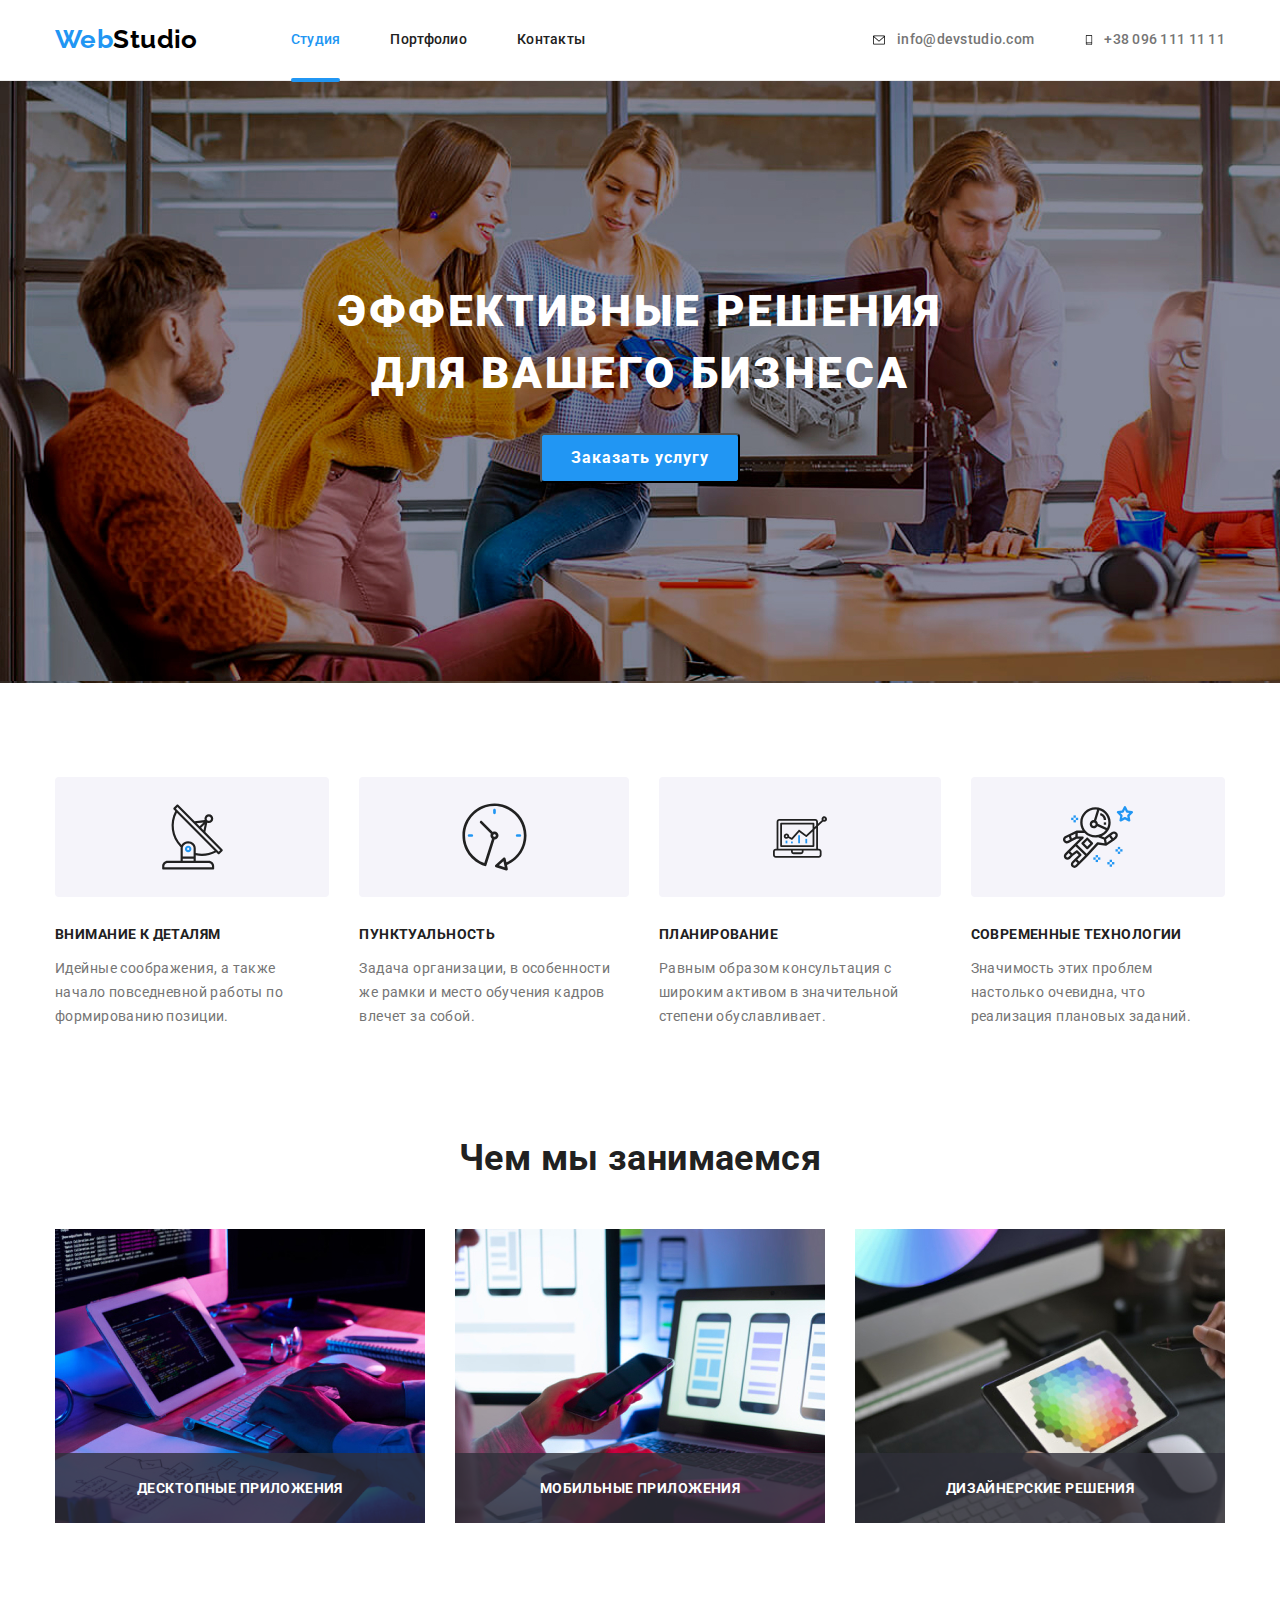
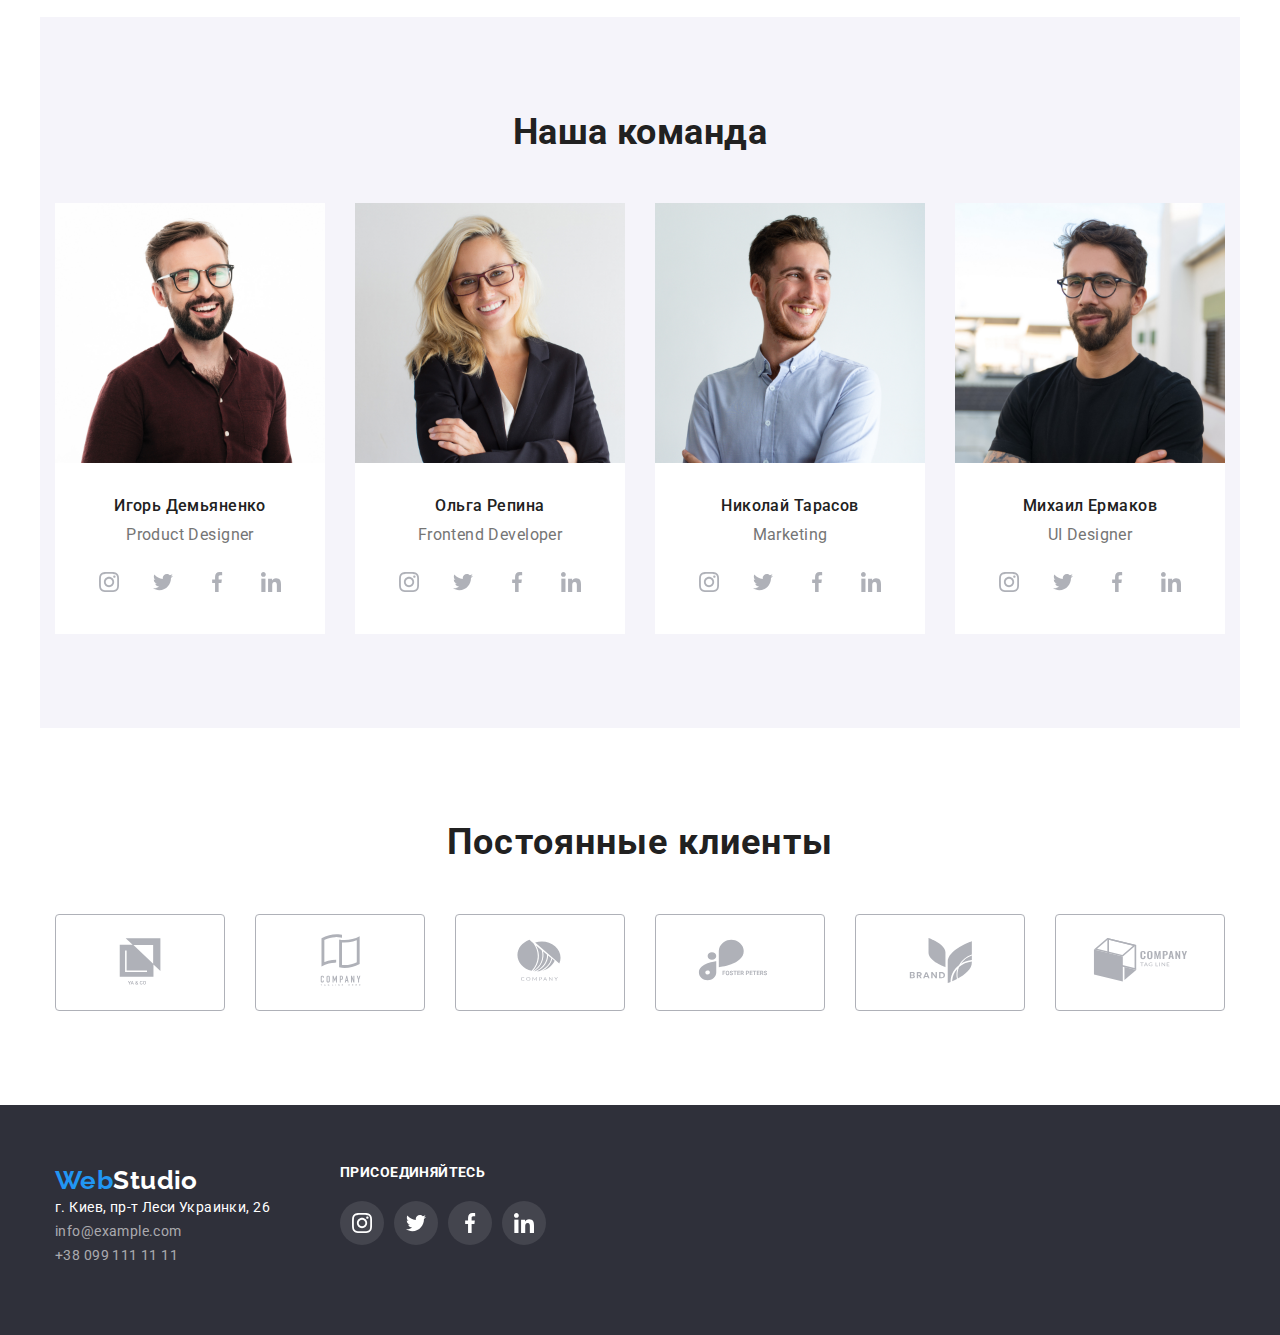
<file: index.html>
<!DOCTYPE html>
<html lang="ru">
<head>
    <meta charset="UTF-8">
    <meta http-equiv="X-UA-Compatible" content="IE=edge">
    <meta name="viewport" content="width=device-width, initial-scale=1.0">
    <title>Studio</title>
    <link rel="preconnect" href="https://fonts.googleapis.com"/>
    <link rel="preconnect" href="https://fonts.gstatic.com" crossorigin/>
    <link href="https://fonts.googleapis.com/css2?family=Raleway:wght@700&family=Roboto:wght@400;500;700;900&display=swap"
        rel="stylesheet"/>
    <link rel="stylesheet" href="https://cdnjs.cloudflare.com/ajax/libs/modern-normalize/1.0.0/modern-normalize.min.css" />
    <link rel="stylesheet" href="./css/styles.css"/>
</head>
<body>
    <header class="header">
        <div class="container main-header">
            <div>            
            <a href="./index.html" class="logo">Web<span>Studio</span></a>
            </div>            
            <nav>
        <ul class="site-nav">                        
            <li class="item">
                <a class="link-active link current" href="./">Студия</a></li>
            <li class="item">
                <a class="link-active link" href="./portfolio.html">Портфолио</a></li>
            <li class="item">
                <a class="link-active link" href="./">Контакты</a></li>                    
        </ul>
            </nav>
              <ul class="address">
            <li class="item">
                
                <a class="mail" href="mailto:info@devstudio.com">
                    <svg class="item-envelope" width="16" height="12">
                        <use href="./images/sprite.svg#icon-envelope"></use>
                    </svg>
                    <span>info@devstudio.com</span></a></li> 
                <a class="number" href="+380961111111">
                    <svg class="item-smartphone" width="10" height="16">
                       <use href="./images/sprite.svg#icon-smartphone"></use>
                    </svg>
                    <span>+38 096 111 11 11</span></a></li>
        </ul>          
        </div>        
    </header>
    <main>
      <section class="hero">
           <h1 class="hero-title">Эффективные решения <br> для вашего бизнеса</h1>
            <button class="hero-button" type="button" data-menu-open>Заказать услугу</button>
      </section>
      <section class="section"> 
        <div class="container">
        <h2 class="section-title hidden">Характеристики бизнес решений</h2>
    <ul class="business">
        <li class="item">
            <div class="picture-icon">
            <svg width="65" height="70">
                <use href="./images/sprite.svg#icon-antenna"></use>
            </svg>
            </div>
            <h3 class="title">Внимание к деталям</h3>
            <p class="business-text">Идейные соображения, а также начало повседневной работы по формированию позиции.</p>
        </li>
        <li class="item">
            <div class="picture-icon">
            <svg width="67" height="70">
                <use href="./images/sprite.svg#icon-clock"></use>
            </svg>
            </div>
            <h3 class="title">Пунктуальность</h3>
            <p class="business-text">Задача организации, в особенности же рамки и место обучения кадров влечет за собой.</p>
        </li>
        <li class="item">
            <div class="picture-icon">
            <svg width="70" height="54">
                <use href="./images/sprite.svg#icon-diagram"></use>
            </svg>
            </div>
            <h3 class="title">Планирование</h3>
            <p class="business-text">Равным образом консультация с широким активом в значительной степени обуславливает.</p>
        </li>
        <li class="item">
            <div class="picture-icon">
            <svg width="70" height="70">
                <use href="./images/sprite.svg#icon-astronaut"></use>
            </svg>
            </div>
            <h3 class="title">Современные технологии</h3>
            <p class="business-text">Значимость этих проблем настолько очевидна, что реализация плановых заданий.</p>
        </li>
    </ul>
    </div>
  </section>
  <section class="section what-we-do">
    <div class="container">
    <h2 class="section-title">Чем мы занимаемся</h2>
    <ul class="picture">        
        <li class="item"><img src="./images/img-4.jpg" class="picture-image no-gap" alt="Рабочий стол с гаджетами" width="370">
        <div class="box">
        <p class="text">Десктопные приложения</p>
        </div>
        </li>
        <li class="item"><img src="./images/img-5.jpg" class="picture-image no-gap" alt="Гаджеты" width="370">
            <div class="box">
        <p class="text">Мобильные приложения</p>
        </div>
        </li>
        <li class="item"><img src="./images/img-6.jpg" class="picture-image no-gap" alt="Айпед" width="370">
            <div class="box">
        <p class="text">Дизайнерские решения</p>
        </div>
        </li>
    </ul>
    </div>
  </section>
  <section  class="section team">
    <div class="container">
    <h2 class="section-title team">Наша команда</h2>
    <ul class="team">
                <li class="item"><img src="./images/img-igor.jpg" class="team-foto" alt="Фото1" width="270">
        <h3 class="title">Игорь Демьяненко</h3>
        <p class="team-text">Product Designer</p>
        <ul class="socials">
            <li class="socials-item">
                <a class="socials-link" href="" >
                    <svg class="socials-icon" width="20" height="20">
                        <use href="./images/sprite.svg#icon-instagram"></use>
                    </svg>
                </a>
            </li>            
            <li class="socials-item">
                <a class="socials-link" href="" >
                    <svg class="socials-icon" width="20" height="20">
                        <use href="./images/sprite.svg#icon-twitter"></use>
                    </svg>
                </a>
            </li>
            <li class="socials-item">
                <a class="socials-link" href="" >
                    <svg class="socials-icon" width="20" height="20">
                        <use href="./images/sprite.svg#icon-facebook"></use>
                    </svg>
                </a>
            </li>
            <li class="socials-item">
                <a class="socials-link" href="" >
                    <svg class="socials-icon" width="20" height="20">
                        <use href="./images/sprite.svg#icon-linkedin"></use>
                    </svg>
                </a>
            </li>
        </ul>
        </li>
        
        <li class="item"><img src="./images/img-olga.jpg" class="team-foto" alt="Фото2" width="270">
        <h3 class="title">Ольга Репина</h3>     
        <p class="team-text">Frontend Developer</p>
        <ul class="socials">
            <li class="socials-item">
                <a class="socials-link" href="">
                    <svg class="socials-icon" width="20" height="20">
                        <use href="./images/sprite.svg#icon-instagram"></use>
                    </svg>
                </a>
            </li>
            <li class="socials-item">
                <a class="socials-link" href="">
                    <svg class="socials-icon" width="20" height="20">
                        <use href="./images/sprite.svg#icon-twitter"></use>
                    </svg>
                </a>
            </li>
            <li class="socials-item">
                <a class="socials-link" href="">
                    <svg class="socials-icon" width="20" height="20">
                        <use href="./images/sprite.svg#icon-facebook"></use>
                    </svg>
                </a>
            </li>
            <li class="socials-item">
                <a class="socials-link" href="">
                    <svg class="socials-icon" width="20" height="20">
                        <use href="./images/sprite.svg#icon-linkedin"></use>
                    </svg>
                </a>
            </li>
        </ul>
        </li>
        
                <li class="item"><img src="./images/img-niki.jpg" class="team-foto" alt="Фото3" width="270">
        <h3 class="title">Николай Тарасов</h3>
        <p class="team-text">Marketing</p>
        <ul class="socials">
            <li class="socials-item">
                <a class="socials-link" href="">
                    <svg class="socials-icon" width="20" height="20">
                        <use href="./images/sprite.svg#icon-instagram"></use>
                    </svg>
                </a>
            </li>
            <li class="socials-item">
                <a class="socials-link" href="">
                    <svg class="socials-icon" width="20" height="20">
                        <use href="./images/sprite.svg#icon-twitter"></use>
                    </svg>
                </a>
            </li>           
            <li class="socials-item">
                <a class="socials-link" href="">
                    <svg class="socials-icon" width="20" height="20">
                        <use href="./images/sprite.svg#icon-facebook"></use>
                    </svg>
                </a>
            </li>
            <li class="socials-item">
                <a class="socials-link" href="">
                    <svg class="socials-icon" width="20" height="20">
                        <use href="./images/sprite.svg#icon-linkedin"></use>
                    </svg>
                </a>
            </li>
        </ul>
         </li>
        
        <li class="item"><img src="./images/img-mik.jpg" class="team-foto" alt="Фото4" width="270">
        <h3 class="title">Михаил Ермаков</h3>
        <p class="team-text">UI Designer</p>
        <ul class="socials">
            <li class="socials-item">
                <a class="socials-link" href="">
                    <svg class="socials-icon" width="20" height="20">
                        <use href="./images/sprite.svg#icon-instagram"></use>
                    </svg>
                </a>
            </li>
            <li class="socials-item">
                <a class="socials-link" href="">
                    <svg class="socials-icon" width="20" height="20">
                        <use href="./images/sprite.svg#icon-twitter"></use>
                    </svg>
                </a>
            </li>
            <li class="socials-item">
                <a class="socials-link" href="">
                    <svg class="socials-icon" width="20" height="20">
                        <use href="./images/sprite.svg#icon-facebook"></use>
                    </svg>
                </a>
            </li>
            <li class="socials-item">
                <a class="socials-link" href="">
                    <svg class="socials-icon" width="20" height="20">
                        <use href="./images/sprite.svg#icon-linkedin"></use>
                    </svg>
                </a>
            </li>
        </ul>
        </li> 
                       
    </ul>
    </div>
  </section> 
  <section class="clients">
    <div class="container">
        <h2 class="clients-titel">Постоянные клиенты</h2>
        <ul class="clients-flex-row">
            <li class="clients-item">
                <a class="clients-link" href="">
                <svg width="106" height="60">
                    <use href="./images/sprite.svg#icon-logo6"></use>
                </svg>
            </a></li>
            <li class="clients-item">
                <a class="clients-link" href="">
                <svg width="106" height="60">
                    <use href="./images/sprite.svg#icon-Logo-1"></use>
                </svg>
            </a></li>
            <li class="clients-item">
                <a class="clients-link" href="">
                <svg width="106" height="60">
                    <use href="./images/sprite.svg#icon-Logo-2"></use>
                </svg>
            </a></li>
            <li class="clients-item">
                <a class="clients-link" href="">
                <svg class="icons_logo" width="106" height="60">
                    <use href="./images/sprite.svg#icon-Logo-3"></use>
                </svg>
            </a></li>
            <li class="clients-item">
                <a class="clients-link" href="">
                <svg width="106" height="60">
                    <use href="./images/sprite.svg#icon-Logo-4"></use>
                </svg>
            </a></li>
            <li class="clients-item">
                <a class="clients-link" href="">
                <svg width="106" height="60">
                    <use href="./images/sprite.svg#icon-Logo-5"></use>
                </svg>
            </a></li>
        </ul>
    </div>
  </section>
</main>
  <footer class="footer">
    <div class="container">
    <div class="footer-flex-row"> 
        <div class="col">
    <a href="./index.html" class="footer-logo">Web<span>Studio</span></a>
<address class="adress-adress">
    <ul class="address-footer">
        <li class="item"><a href="https://bit.ly/3pXMvUd" class="main" target="_blank" rel="noopener noreferrer">г. Киев, пр-т
                Леси Украинки, 26</a></li>
        <li class="item"><a class="mail" href="mailto:info@devstudio.com"  >info@example.com</a></li>
        <li class="item"><a class="number" href="tel:+380991111111">+38 099 111 11 11</a></li>
    </ul>
    </address>
    </div>
    <div class="col">
               <h3 class="socials-footer-titel">присоединяйтесь</h3>
                <ul class="socials">
                    <li class="socials-item">
                          <a class="socials-link" href="">
                            <svg class="socials-icon" width="20" height="20">
                                <use href="./images/sprite.svg#icon-instagram"></use>
                            </svg>
                        </a>
                    </li>
                    <li class="socials-item">
                        <a class="socials-link" href="">
                            <svg class="socials-icon" width="20" height="20">
                                <use href="./images/sprite.svg#icon-twitter"></use>
                            </svg>
                        </a>
                    </li>
                    <li class="socials-item">
                        <a class="socials-link" href="">
                            <svg class="socials-icon" width="20" height="20">
                                <use href="./images/sprite.svg#icon-facebook"></use>
                            </svg>
                        </a>
                    </li>
                    <li class="socials-item">
                        <a class="socials-link" href="">
                            <svg class="socials-icon" width="20" height="20">
                                <use href="./images/sprite.svg#icon-linkedin"></use>
                            </svg>
                        </a>
                    </li>
                </ul>
              </div>
</div>
</div>
</footer>
<div class="backdrop is-hidden" data-menu>
    <div class="modal">
        <button class="modal-btn" type="button" data-menu-close>
            <svg width="11" height="11">
                <use href="./images/sprite.svg#icon-close-black-18dp-2-1"></use>
            </svg>
        </button>
    </div>
</div>
<script src="./js/modal.js"></script>
</body>
</html>
</file>
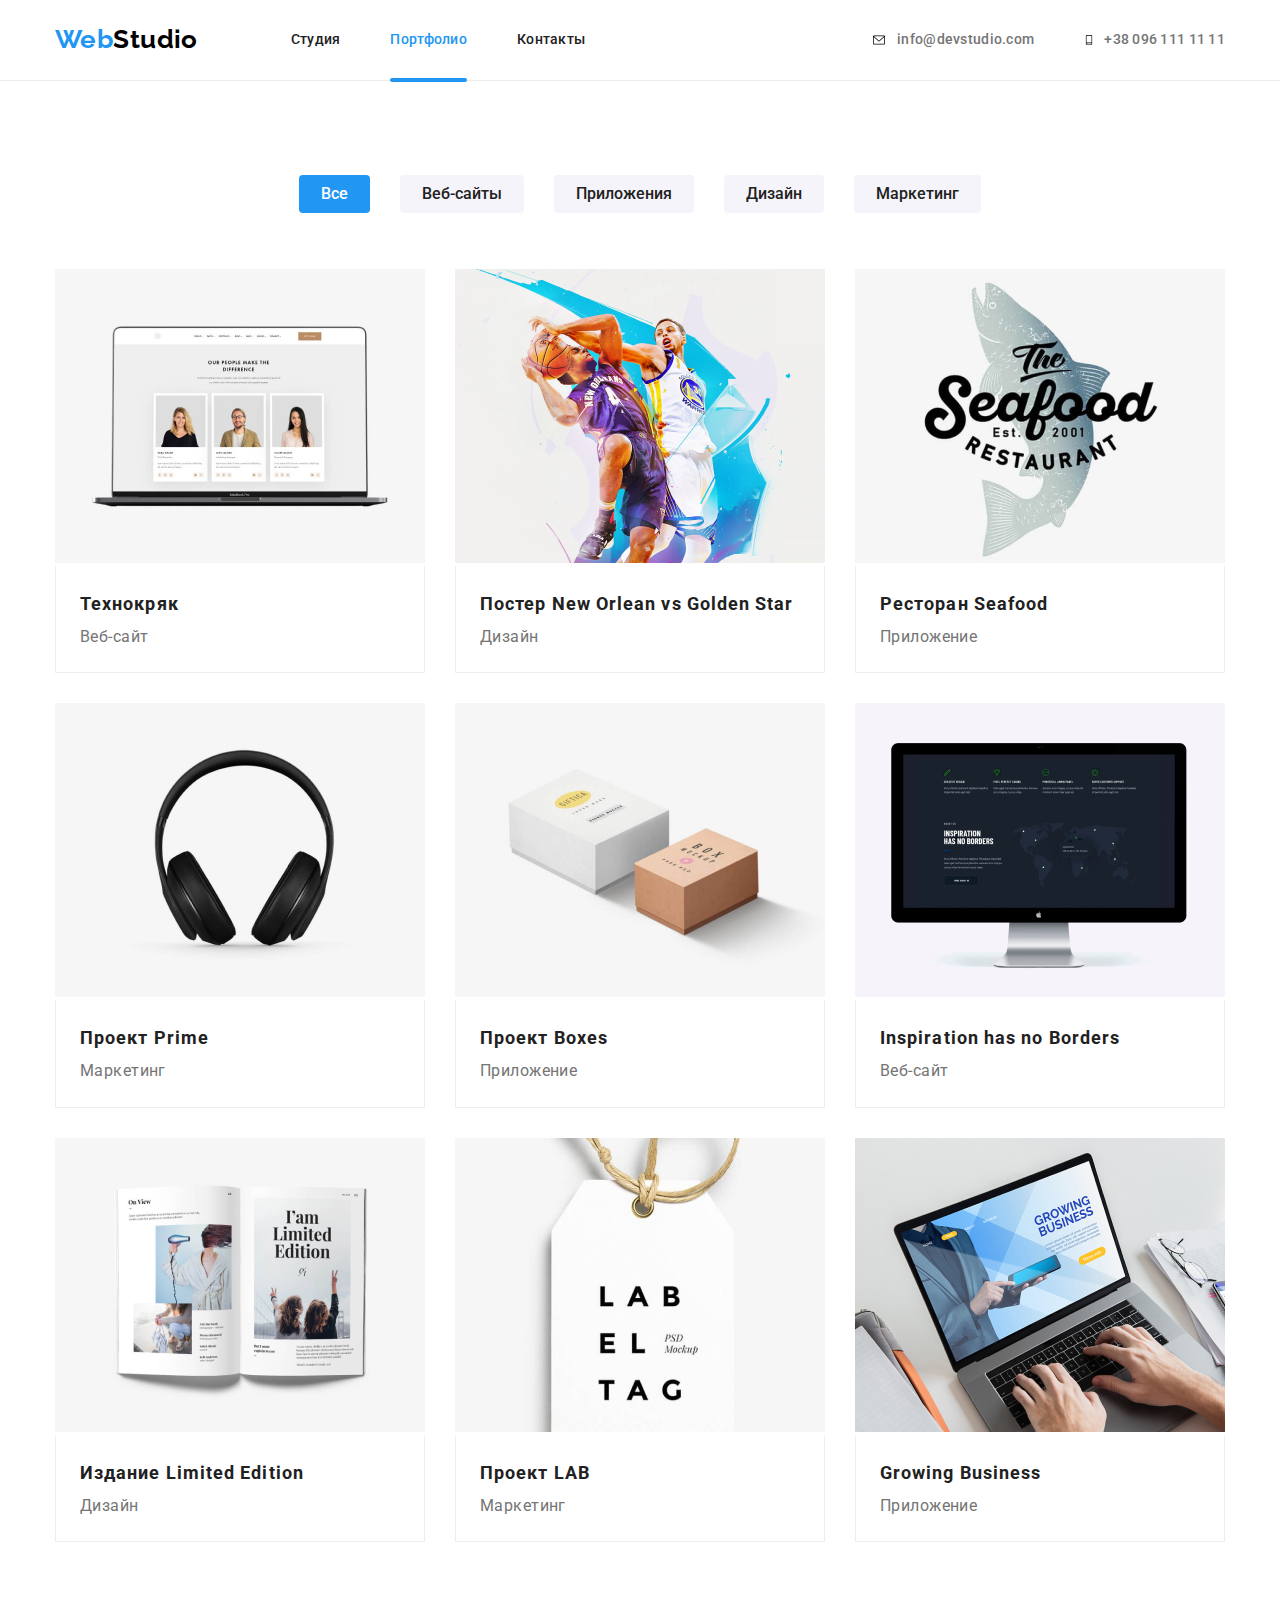
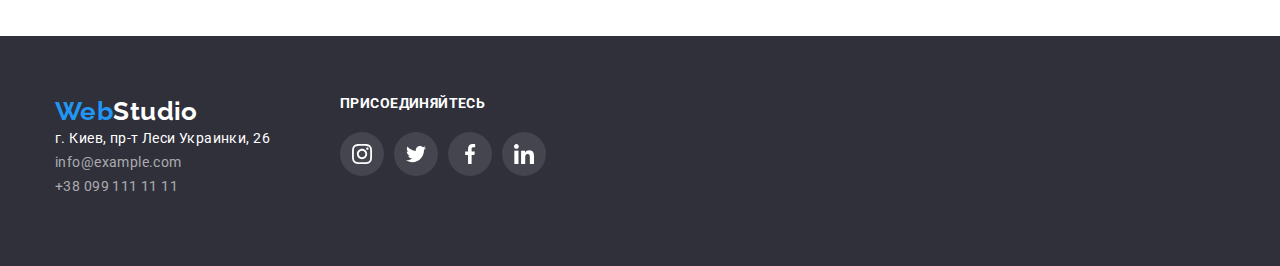
<file: portfolio.html>
<!DOCTYPE html>
 <html lang="ru">
 <head>
    <meta charset="UTF-8">
    <meta http-equiv="X-UA-Compatible" content="IE=edge">
    <meta name="viewport" content="width=device-width, initial-scale=1.0">
    <title>Portfolio</title>
    <link rel="preconnect" href="https://fonts.googleapis.com"/>
    <link rel="preconnect" href="https://fonts.gstatic.com" crossorigin/>
    <link href="https://fonts.googleapis.com/css2?family=Raleway:wght@700&family=Roboto:wght@400;500;700;900&display=swap"
        rel="stylesheet"/>
    <link rel="stylesheet" href="https://cdnjs.cloudflare.com/ajax/libs/modern-normalize/1.0.0/modern-normalize.min.css" />
   <link rel="stylesheet" href="./css/styles.css"/>
</head>
<body>
<header class="header">
    <div class="container main-header">
        <div>
            <a href="./index.html" class="logo">Web<span>Studio</span></a>
        </div>
        <nav>
            <ul class="site-nav">
                <li class="item">
                    <a class="link-active link link" href="./">Студия</a>
                </li>
                <li class="item">
                    <a class="link-active link link current" href="./portfolio.html">Портфолио</a>
                </li>
                <li class="item">
                    <a class="link-active link link" href="./">Контакты</a>
                </li>
            </ul>
        </nav>
        <ul class="address">
            <li class="item">

                <a class="mail" href="mailto:info@devstudio.com">
                    <svg class="item-envelope" width="16" height="12">
                        <use href="./images/sprite.svg#icon-envelope"></use>
                    </svg>
                    <span>info@devstudio.com</span></a>
            </li>
            <a class="number" href="+380961111111">
                <svg class="item-smartphone" width="10" height="16">
                    <use href="./images/sprite.svg#icon-smartphone"></use>
                </svg>
                <span>+38 096 111 11 11</span></a></li>
        </ul>
    </div>
</header>
<main>
    <section class="section">               
    <h1 class="element-invisible">Наши работы</h1>
    <div class="container">
    <ul class="filter">
        <li class="item"><button class="filter-button active" type="button">Все</button></li>
        <li class="item"><button class="filter-button" type="button">Веб-сайты</button></li>
        <li class="item"><button class="filter-button" type="button">Приложения</button></li>
        <li class="item"><button class="filter-button" type="button">Дизайн</button></li>
        <li class="item"><button class="filter-button" type="button">Маркетинг</button></li>
    </ul> 
    </div>
    <div class="container">
        <ul class="cards">            
            <li class="item">
                <div class="card">
                <img src="./images/img1.jpg" alt="Экран с фотографиями" width="370">
                <p class="card-text-drop">Ресурс предлагает комплексные предложения
                     с разным уровнем функционала и сервисов. Все это позволит посетителю
                      получить исчерпывающие сведения о компании или частном лице.</p>
                <div class="card-border">
               <h2 class="title">Технокряк</h2>
               <p class="card-text">Веб-сайт</p> 
            </div>
            </div>
            </li>
            <li class="item">
                <div class="card">
                <img src="./images/img2.jpg" alt="Баскетболисты" width="370">
                <p class="card-text-drop">Ресурс предлагает комплексные предложения
                    с разным уровнем функционала и сервисов. Все это позволит посетителю
                    получить исчерпывающие сведения о компании или частном лице.</p>
                <div class="card-border">
                <h2 class="title">Постер New Orlean vs Golden Star</h2>
                <p class="card-text">Дизайн</p>
                </div>
                </div>
            </li>
            <li class="item">
                <div class="card">
                <img src="./images/img3.jpg" alt="Эмблема ресторана" width="370">
                <p class="card-text-drop">Ресурс предлагает комплексные предложения
                    с разным уровнем функционала и сервисов. Все это позволит посетителю
                    получить исчерпывающие сведения о компании или частном лице.</p>
                <div class="card-border">
                <h2 class="title">Ресторан Seafood</h2>
                <p class="card-text">Приложение</p>
                </div>
                </div>
            </li>
            <li class="item">
                <div class="card">
                <img src="./images/img4.jpg" alt="Наушники накладные" width="370">
                <p class="card-text-drop">Ресурс предлагает комплексные предложения
                    с разным уровнем функционала и сервисов. Все это позволит посетителю
                    получить исчерпывающие сведения о компании или частном лице.</p>
                <div class="card-border">
                <h2 class="title">Проект Prime</h2>
                <p class="card-text">Маркетинг</p>
                </div>
                </div>
            </li>
            <li class="item">
                <div class="card">
                <img src="./images/img5.jpg" alt="Коробки" width="370">
                <p class="card-text-drop">Ресурс предлагает комплексные предложения
                    с разным уровнем функционала и сервисов. Все это позволит посетителю
                    получить исчерпывающие сведения о компании или частном лице.</p>
                <div class="card-border">
                <h2 class="title">Проект Boxes</h2>
                <p class="card-text">Приложение</p>
                </div>
                </div>
            </li>
            <li class="item">
                <div class="card">
                <img src="./images/img6.jpg" alt="Монитор" width="370">
                <p class="card-text-drop">Ресурс предлагает комплексные предложения
                    с разным уровнем функционала и сервисов. Все это позволит посетителю
                    получить исчерпывающие сведения о компании или частном лице.</p>
                <div class="card-border">
                <h2 class="title">Inspiration has no Borders</h2>
                <p class="card-text">Веб-сайт</p>
                </div>
                </div>
            </li>
            <li class="item">
                <div class="card">
                <img src="./images/img7.jpg" alt="Открытая книга" width="370">
                <p class="card-text-drop">Ресурс предлагает комплексные предложения
                    с разным уровнем функционала и сервисов. Все это позволит посетителю
                    получить исчерпывающие сведения о компании или частном лице.</p>
                <div class="card-border">
                <h2 class="title">Издание Limited Edition</h2>
                <p class="card-text">Дизайн</p>
                </div>
                </div>
            </li>
            <li class="item">
                <div class="card">
                <img src="./images/img8.jpg" alt="Бирка" width="370">
                <p class="card-text-drop">Ресурс предлагает комплексные предложения
                    с разным уровнем функционала и сервисов. Все это позволит посетителю
                    получить исчерпывающие сведения о компании или частном лице.</p>
                <div class="card-border">
                <h2 class="title">Проект LAB</h2>
                <p class="card-text">Маркетинг</p>
                </div>
                </div>
            </li>
            <li class="item">
                <div class="card">
                <img src="./images/img9.jpg" alt="Ноутбук" width="370">
                <p class="card-text-drop">Ресурс предлагает комплексные предложения
                    с разным уровнем функционала и сервисов. Все это позволит посетителю
                    получить исчерпывающие сведения о компании или частном лице.</p>
                <div class="card-border">
                <h2 class="title">Growing Business</h2>
                <p class="card-text">Приложение</p>
                </div>
                </div>
            </li>
        </ul>
    </div>
    </section>
</main>
<footer class="footer">
    <div class="container">
        <div class="footer-flex-row">
            <div class="col">
                <a href="./index.html" class="footer-logo">Web<span>Studio</span></a>
                <address class="adress-adress">
                    <ul class="address-footer">
                        <li class="item"><a href="https://bit.ly/3pXMvUd" class="main" target="_blank"
                                rel="noopener noreferrer">г. Киев, пр-т
                                Леси Украинки, 26</a></li>
                        <li class="item"><a class="mail" href="mailto:info@devstudio.com">info@example.com</a></li>
                        <li class="item"><a class="number" href="tel:+380991111111">+38 099 111 11 11</a></li>
                    </ul>
                </address>
            </div>
    <div class="col">
        <h3 class="socials-footer-titel">присоединяйтесь</h3>
        <ul class="socials">
            <li class="socials-item">
                <a class="socials-link" href="">
                    <svg class="socials-icon" width="20" height="20">
                        <use href="./images/sprite.svg#icon-instagram"></use>
                    </svg>
                </a>
            </li>
            <li class="socials-item">
                <a class="socials-link" href="">
                    <svg class="socials-icon" width="20" height="20">
                        <use href="./images/sprite.svg#icon-twitter"></use>
                    </svg>
                </a>
            </li>
            <li class="socials-item">
                <a class="socials-link" href="">
                    <svg class="socials-icon" width="20" height="20">
                        <use href="./images/sprite.svg#icon-facebook"></use>
                    </svg>
                </a>
            </li>
            <li class="socials-item">
                <a class="socials-link" href="">
                    <svg class="socials-icon" width="20" height="20">
                        <use href="./images/sprite.svg#icon-linkedin"></use>
                    </svg>
                </a>
            </li>
        </ul>
    </div>
    </div>
</footer>
<script src="./js/modal.js"></script>
</body>
</html>
</file>
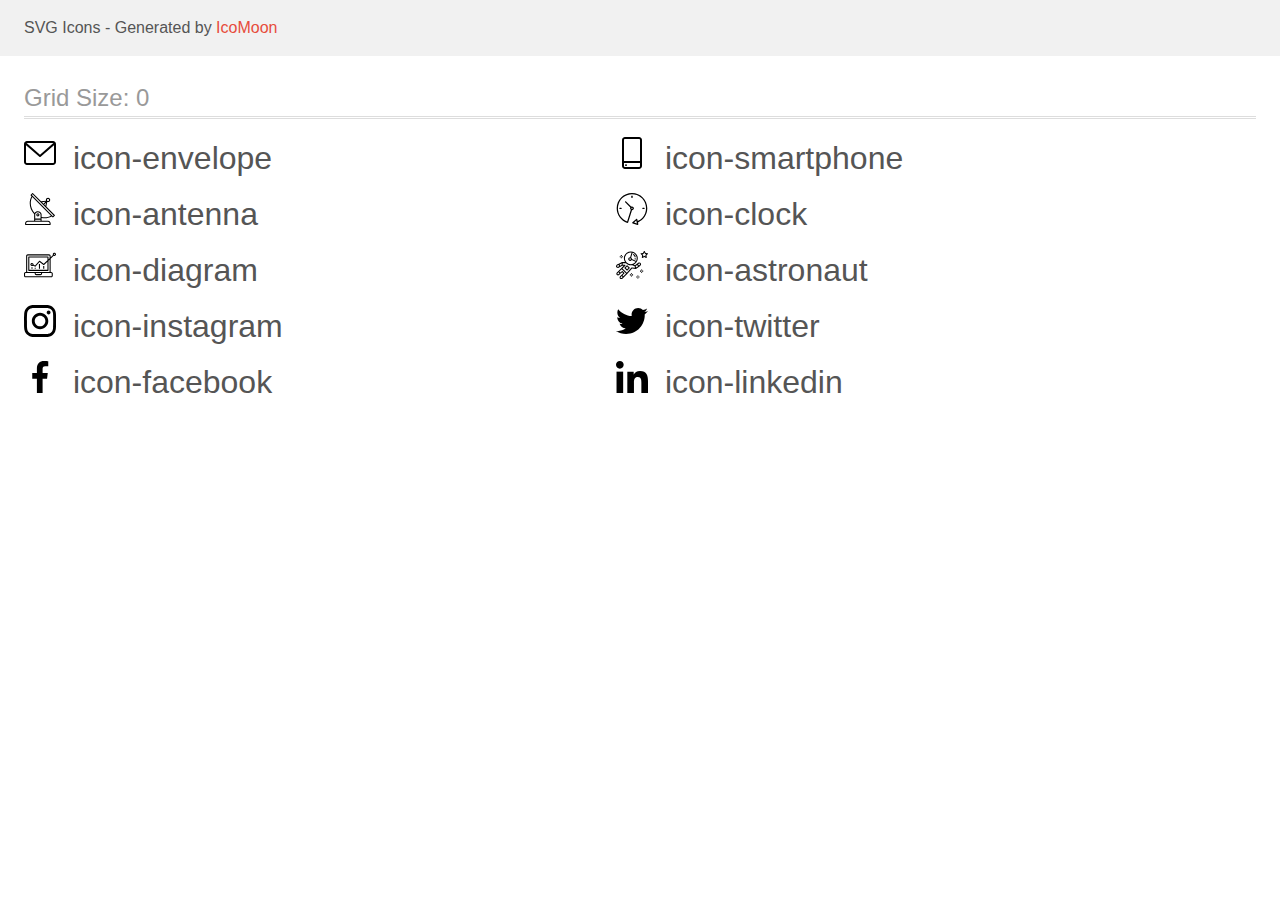
<file: images/icons/icomoon/demo.html>
<!doctype html>
<html>
<head>
    <title>IcoMoon - SVG Icons</title>
    <meta charset="utf-8">
    <meta name="viewport" content="width=device-width, initial-scale=1">
    <link rel="stylesheet" href="demo-files/demo.css">
    <link rel="stylesheet" href="style.css">
</head>
<body>
<svg aria-hidden="true" style="position: absolute; width: 0; height: 0; overflow: hidden;" version="1.1" xmlns="http://www.w3.org/2000/svg" xmlns:xlink="http://www.w3.org/1999/xlink">
<defs>
<symbol id="icon-envelope" viewBox="0 0 32 32">
<path d="M29 4h-26c-1.654 0-3 1.346-3 3v18c0 1.654 1.346 3 3 3h26c1.654 0 3-1.346 3-3v-18c0-1.654-1.346-3-3-3zM29 6c0.136 0 0.265 0.028 0.383 0.077l-13.383 11.599-13.383-11.599c0.118-0.049 0.247-0.077 0.383-0.077h26zM29 26h-26c-0.552 0-1-0.448-1-1v-16.81l13.345 11.565c0.188 0.163 0.422 0.244 0.655 0.244s0.467-0.081 0.655-0.244l13.345-11.565v16.81c0 0.552-0.448 1-1 1z"></path>
</symbol>
<symbol id="icon-smartphone" viewBox="0 0 32 32">
<path d="M23 0h-14c-1.654 0-3 1.346-3 3v26c0 1.654 1.346 3 3 3h14c1.654 0 3-1.346 3-3v-26c0-1.654-1.346-3-3-3zM9 2h14c0.552 0 1 0.448 1 1v21h-16v-21c0-0.552 0.448-1 1-1zM23 30h-14c-0.552 0-1-0.448-1-1v-3h16v3c0 0.552-0.448 1-1 1z"></path>
<path d="M10.707 27.478c0.391 0.365 0.391 0.956 0 1.321s-1.024 0.365-1.414 0c-0.391-0.365-0.391-0.956 0-1.321s1.024-0.365 1.414 0z"></path>
</symbol>
<symbol id="icon-antenna" viewBox="0 0 32 32">
<path d="M30.773 22.098l-8.443-8.505 0.937-4.615c0.242 0.094 0.499 0.144 0.758 0.146h0.006c1.192 0.014 2.17-0.941 2.184-2.133s-0.941-2.17-2.133-2.184c-1.192-0.014-2.17 0.941-2.184 2.133-0.003 0.255 0.039 0.509 0.125 0.749l-4.96 0.605-8.091-8.133c-0.099-0.101-0.235-0.159-0.377-0.16-0.14 0.001-0.274 0.056-0.373 0.155l-1.513 1.504c-0.208 0.208-0.208 0.546 0 0.754l0.814 0.826c-3.153 5.798-2.129 12.978 2.519 17.663 0.043 0.041 0.092 0.074 0.146 0.098-0.034 0.18-0.051 0.364-0.052 0.547v6.187h-6.4c-1.472 0.002-2.665 1.195-2.667 2.667v1.067c0 0.295 0.239 0.533 0.533 0.533h24.533c0.295 0 0.533-0.239 0.533-0.533v-1.067c-0.002-1.472-1.195-2.665-2.667-2.667h-6.4v-2.742c1.003 0.21 2.024 0.317 3.049 0.32 2.458-0.003 4.877-0.615 7.040-1.783l0.818 0.823c0.099 0.101 0.235 0.159 0.377 0.16 0.14-0.001 0.274-0.056 0.373-0.155l1.513-1.504c0.208-0.208 0.208-0.546 0-0.754zM23.28 6.233c0.418-0.415 1.093-0.414 1.508 0.004s0.414 1.093-0.004 1.508c-0.2 0.199-0.47 0.31-0.752 0.31h-0.003c-0.589-0.003-1.064-0.483-1.061-1.072 0.002-0.282 0.115-0.552 0.314-0.751h-0.002zM22.024 9.738l-0.598 2.946-1.175-1.182 1.774-1.763zM21.419 8.836l-1.92 1.909-1.485-1.493 3.405-0.415zM24.004 28.8c0.884 0 1.6 0.716 1.6 1.6v0.533h-23.467v-0.533c0-0.884 0.716-1.6 1.6-1.6h20.267zM16.537 26.667v1.067h-5.333v-1.067h5.333zM11.204 25.6v-4.053c0-1.294 1.196-2.347 2.667-2.347s2.667 1.053 2.667 2.347v4.053h-5.333zM17.604 23.904v-2.357c0-1.882-1.675-3.413-3.733-3.413-1.331-0.020-2.576 0.657-3.281 1.786-4.058-4.274-4.971-10.645-2.279-15.887l18.602 18.708c-2.872 1.461-6.165 1.873-9.309 1.163zM28.893 23.22l-21.057-21.181 0.755-0.752 7.935 7.98c0.004 0 0.006 0.007 0.010 0.010l13.115 13.191-0.757 0.752z"></path>
<path d="M13.876 20.267h-0.005c-0.884-0.001-1.601 0.714-1.602 1.598s0.714 1.601 1.598 1.602h0.005c0.884 0.001 1.601-0.714 1.602-1.598s-0.714-1.601-1.598-1.602zM14.249 22.245c-0.1 0.1-0.236 0.156-0.378 0.155-0.295-0.002-0.532-0.242-0.531-0.536 0.001-0.141 0.057-0.276 0.157-0.375s0.233-0.154 0.373-0.155c0.295 0.002 0.532 0.241 0.53 0.536-0.001 0.141-0.057 0.276-0.157 0.375h0.005z"></path>
</symbol>
<symbol id="icon-clock" viewBox="0 0 32 32">
<path d="M31.297 15.301c-0.002-8.452-6.855-15.303-15.308-15.301s-15.303 6.855-15.301 15.308c0.001 6.658 4.307 12.551 10.649 14.576 0.061 0.019 0.124 0.029 0.187 0.029 0.121-0 0.239-0.032 0.342-0.094 0.135-0.080 0.236-0.207 0.283-0.356l3.865-12.25c1.057-0.005 1.909-0.866 1.903-1.923s-0.866-1.909-1.923-1.903c-0.284 0.001-0.565 0.067-0.82 0.191l-5.106-5.107c-0.253-0.245-0.657-0.238-0.902 0.016-0.239 0.247-0.239 0.639 0 0.886l5.103 5.109c-0.392 0.799-0.168 1.764 0.536 2.309l-3.683 11.673c-7.278-2.681-11.004-10.754-8.323-18.032s10.754-11.004 18.032-8.323 11.004 10.754 8.323 18.032c-1.31 3.556-4.001 6.431-7.462 7.973l-0.398-1.874c-0.073-0.344-0.411-0.565-0.756-0.492-0.109 0.023-0.209 0.074-0.292 0.148l-3.837 3.426c-0.263 0.234-0.287 0.637-0.052 0.9 0.076 0.085 0.174 0.149 0.283 0.184l4.899 1.563c0.335 0.108 0.694-0.077 0.802-0.412 0.034-0.106 0.040-0.219 0.017-0.328l-0.391-1.839c5.664-2.388 9.342-7.942 9.329-14.089v0zM15.992 14.664c0.352 0 0.638 0.286 0.638 0.638s-0.286 0.638-0.638 0.638c-0.352 0-0.638-0.285-0.638-0.638s0.285-0.638 0.638-0.638zM18.093 29.528l2.184-1.948 0.603 2.84-2.787-0.892z"></path>
<path d="M15.354 3.185v1.275c0 0.352 0.285 0.638 0.638 0.638s0.638-0.285 0.638-0.638v-1.275c0-0.352-0.286-0.638-0.638-0.638s-0.638 0.286-0.638 0.638z"></path>
<path d="M3.876 14.664c-0.352 0-0.638 0.286-0.638 0.638s0.285 0.638 0.638 0.638h1.275c0.352 0 0.638-0.285 0.638-0.638s-0.285-0.638-0.638-0.638h-1.275z"></path>
<path d="M28.108 15.939c0.352 0 0.638-0.285 0.638-0.638s-0.285-0.638-0.638-0.638h-1.275c-0.352 0-0.638 0.286-0.638 0.638s0.286 0.638 0.638 0.638h1.275z"></path>
</symbol>
<symbol id="icon-diagram" viewBox="0 0 32 32">
<path d="M14.926 14.965h1.066v4.798h-1.066v-4.797z"></path>
<path d="M19.19 17.097h1.066v2.665h-1.066v-2.665z"></path>
<path d="M10.661 18.696h1.066v1.066h-1.066v-1.066z"></path>
<path d="M7.463 18.163h1.066v1.599h-1.066v-1.599z"></path>
<path d="M1.599 28.291h25.587c0.883 0 1.599-0.716 1.599-1.599v-2.132c0-0.883-0.716-1.599-1.599-1.599h-0.533v-13.293l3.028-2.868c0.703 0.346 1.553 0.136 2.013-0.499s0.396-1.508-0.152-2.068-1.42-0.644-2.065-0.198c-0.644 0.446-0.873 1.292-0.542 2.002l-2.281 2.163v-1.23c0-0.883-0.716-1.599-1.599-1.599h-21.322c-0.883 0-1.599 0.716-1.599 1.599v15.992h-0.533c-0.883 0-1.599 0.716-1.599 1.599v2.132c0 0.883 0.716 1.599 1.599 1.599zM30.384 4.837c0.294 0 0.533 0.239 0.533 0.533s-0.239 0.533-0.533 0.533c-0.294 0-0.533-0.239-0.533-0.533s0.239-0.533 0.533-0.533zM3.198 6.969c0-0.294 0.239-0.533 0.533-0.533h21.322c0.294 0 0.533 0.239 0.533 0.533v2.239l-1.066 1.013v-2.186c0-0.294-0.239-0.533-0.533-0.533h-19.19c-0.294 0-0.533 0.239-0.533 0.533v13.326c0 0.294 0.239 0.533 0.533 0.533h19.19c0.294 0 0.533-0.239 0.533-0.533v-9.674l1.066-1.010v12.284h-22.388v-15.992zM7.996 13.899c-0.721-0.002-1.354 0.478-1.546 1.174s0.105 1.433 0.725 1.801c0.62 0.368 1.41 0.276 1.928-0.226l1.853 0.93c0.215 0.108 0.476 0.057 0.636-0.123l3.939-4.431 3.872 2.901c0.208 0.156 0.498 0.139 0.686-0.039l3.365-3.188v8.131h-18.124v-12.26h18.124v2.66l-3.771 3.572-3.904-2.927c-0.222-0.166-0.534-0.135-0.718 0.072l-3.993 4.493-1.493-0.746c0.011-0.064 0.018-0.129 0.020-0.193 0-0.883-0.716-1.599-1.599-1.599zM8.529 15.498c0 0.294-0.239 0.533-0.533 0.533s-0.533-0.239-0.533-0.533c0-0.294 0.239-0.533 0.533-0.533s0.533 0.239 0.533 0.533zM11.727 24.027h5.331v0.533c0 0.294-0.239 0.533-0.533 0.533h-4.264c-0.294 0-0.533-0.239-0.533-0.533v-0.533zM1.066 24.56c0-0.294 0.239-0.533 0.533-0.533h9.062v0.533c0 0.883 0.716 1.599 1.599 1.599h4.264c0.883 0 1.599-0.716 1.599-1.599v-0.533h9.062c0.294 0 0.533 0.239 0.533 0.533v2.132c0 0.294-0.239 0.533-0.533 0.533h-25.587c-0.294 0-0.533-0.239-0.533-0.533v-2.132z"></path>
</symbol>
<symbol id="icon-astronaut" viewBox="0 0 32 32">
<path d="M31.974 4.524c-0.063-0.193-0.229-0.333-0.43-0.363l-1.91-0.278-0.855-1.731c-0.179-0.365-0.777-0.365-0.956 0l-0.855 1.731-1.91 0.278c-0.201 0.029-0.367 0.17-0.431 0.363-0.062 0.193-0.011 0.405 0.135 0.547l1.383 1.348-0.326 1.903c-0.034 0.2 0.048 0.402 0.212 0.522 0.166 0.121 0.382 0.135 0.562 0.040l1.709-0.899 1.709 0.899c0.078 0.041 0.164 0.061 0.249 0.061 0.11 0 0.221-0.034 0.314-0.102 0.164-0.119 0.246-0.322 0.212-0.522l-0.326-1.903 1.383-1.348c0.145-0.142 0.197-0.354 0.135-0.547zM29.511 5.851c-0.125 0.122-0.183 0.299-0.153 0.472l0.191 1.114-1-0.526c-0.078-0.041-0.163-0.061-0.249-0.061s-0.17 0.020-0.249 0.061l-1.001 0.526 0.191-1.114c0.030-0.173-0.028-0.349-0.153-0.472l-0.81-0.789 1.119-0.163c0.174-0.025 0.324-0.134 0.402-0.292l0.5-1.013 0.5 1.013c0.078 0.157 0.228 0.267 0.402 0.292l1.119 0.163-0.809 0.789z"></path>
<path d="M26.134 20.522h-1.067v1.067h1.067v-1.067z"></path>
<path d="M26.134 22.656h-1.067v1.067h1.067v-1.067z"></path>
<path d="M27.2 21.589h-1.067v1.067h1.067v-1.067z"></path>
<path d="M25.067 21.589h-1.067v1.067h1.067v-1.067z"></path>
<path d="M22.4 26.389h-1.067v1.067h1.067v-1.067z"></path>
<path d="M22.4 28.522h-1.067v1.067h1.067v-1.067z"></path>
<path d="M23.467 27.456h-1.067v1.067h1.067v-1.067z"></path>
<path d="M21.333 27.456h-1.067v1.067h1.067v-1.067z"></path>
<path d="M16 24.256h-1.067v1.067h1.067v-1.067z"></path>
<path d="M16 26.389h-1.067v1.067h1.067v-1.067z"></path>
<path d="M17.067 25.322h-1.067v1.067h1.067v-1.067z"></path>
<path d="M14.933 25.322h-1.067v1.067h1.067v-1.067z"></path>
<path d="M5.867 6.122h-1.067v1.067h1.067v-1.067z"></path>
<path d="M5.867 8.255h-1.067v1.067h1.067v-1.067z"></path>
<path d="M6.933 7.189h-1.067v1.067h1.067v-1.067z"></path>
<path d="M4.8 7.189h-1.067v1.067h1.067v-1.067z"></path>
<path d="M24.715 14.159c-0.287-0.388-0.709-0.637-1.188-0.705-0.481-0.068-0.956 0.058-1.34 0.352l-1.252 0.96-1.898 1.417-1.358-0.541c2.421-1.086 4.114-3.508 4.114-6.32 0-3.823-3.123-6.933-6.961-6.933s-6.961 3.11-6.961 6.933c0 1.386 0.414 2.674 1.12 3.758l-2.764-0.024c-0.002 0-0.003 0-0.005 0-0.009 0-0.015 0.004-0.023 0.005-0.053 0.002-0.105 0.013-0.155 0.031-0.013 0.005-0.026 0.008-0.038 0.013-0.006 0.003-0.013 0.003-0.019 0.006l-3.233 1.596c-0.001 0-0.001 0-0.001 0.001l-1.893 0.911c-0.021 0.009-0.042 0.021-0.063 0.035-0.755 0.502-1.012 1.489-0.598 2.295 0.22 0.429 0.595 0.745 1.056 0.889 0.178 0.055 0.359 0.083 0.539 0.083 0.29 0 0.577-0.071 0.839-0.211l1.388-0.738 2.264-1.169 1.357-0.008-5.442 5.416c-0.001 0.001-0.001 0.001-0.002 0.001l-1.339 1.333c-0.316 0.315-0.49 0.732-0.49 1.178s0.174 0.863 0.49 1.179c0.325 0.323 0.752 0.485 1.179 0.485s0.854-0.162 1.18-0.485l1.314-1.309 1.741-1.3 0.901 0.897-1.762 1.754c-0 0.001-0.001 0.001-0.002 0.001l-1.339 1.333c-0.316 0.315-0.49 0.732-0.49 1.178s0.174 0.863 0.49 1.179c0.325 0.323 0.753 0.485 1.18 0.485s0.855-0.162 1.18-0.485l3.482-3.467c0.001-0.001 0.001-0.001 0.001-0.002l1.010-1-0.004-0.004c0.006-0.006 0.015-0.009 0.022-0.015l5.166-5.658 3.471 0.494c0.025 0.004 0.050 0.005 0.075 0.005 0.065 0 0.127-0.015 0.187-0.038 0.018-0.006 0.033-0.015 0.050-0.023 0.019-0.010 0.039-0.015 0.058-0.027l3.213-2.133c0.012-0.008 0.018-0.021 0.029-0.029 0.013-0.010 0.029-0.014 0.041-0.026l1.271-1.191c0.662-0.62 0.753-1.635 0.212-2.362zM2.13 17.77c-0.173 0.093-0.37 0.111-0.558 0.052-0.187-0.058-0.338-0.186-0.427-0.358-0.161-0.314-0.068-0.695 0.214-0.902l1.314-0.632 0.449 1.312-0.992 0.528zM5.628 15.942l-1.548 0.8-0.439-1.283 2.027-1.001-0.040 1.484zM20.727 9.322c0 0.918-0.219 1.785-0.599 2.559l-4.181-1.899c-0.044-0.573-0.341-1.075-0.788-1.388l1.464-4.86c2.378 0.756 4.105 2.974 4.105 5.588zM8.938 9.322c0-3.235 2.644-5.867 5.894-5.867 0.253 0 0.5 0.021 0.745 0.052l-1.432 4.754c-0.019-0.001-0.037-0.006-0.057-0.006-1.033 0-1.873 0.837-1.873 1.867s0.84 1.867 1.873 1.867c0.694 0 1.294-0.383 1.618-0.945l3.862 1.755c-1.075 1.446-2.795 2.39-4.737 2.39-3.25 0-5.894-2.632-5.894-5.867zM14.894 10.122c0 0.441-0.362 0.8-0.806 0.8s-0.806-0.359-0.806-0.8c0-0.441 0.362-0.8 0.806-0.8s0.806 0.359 0.806 0.8zM2.465 25.146c-0.236 0.234-0.619 0.234-0.854 0.001-0.114-0.114-0.176-0.263-0.176-0.423s0.062-0.309 0.176-0.421l0.962-0.958 0.851 0.848-0.959 0.955zM5.679 28.88c-0.236 0.234-0.619 0.235-0.855 0.001-0.114-0.114-0.176-0.263-0.176-0.423s0.062-0.309 0.176-0.421l0.963-0.959 0.852 0.848-0.96 0.955zM9.16 25.411c-0.001 0-0.001 0-0.002 0.001l-1.765 1.76-0.852-0.848 1.763-1.755c0 0 0 0 0-0s0.001-0.001 0.002-0.001c0.040-0.040 0.065-0.088 0.090-0.135 0.007-0.014 0.020-0.026 0.026-0.040 0.017-0.041 0.019-0.085 0.026-0.129 0.003-0.025 0.014-0.047 0.014-0.073 0-0.036-0.013-0.070-0.020-0.106-0.006-0.032-0.006-0.065-0.019-0.095-0.020-0.050-0.055-0.094-0.091-0.138-0.010-0.012-0.014-0.027-0.025-0.038 0 0 0 0-0.001 0s-0.001-0.002-0.001-0.002l-1.607-1.6c-0.017-0.017-0.039-0.024-0.058-0.038-0.028-0.022-0.055-0.042-0.087-0.058-0.030-0.015-0.061-0.024-0.093-0.033-0.034-0.010-0.067-0.017-0.103-0.020-0.033-0.002-0.063 0.001-0.095 0.005-0.036 0.004-0.069 0.009-0.104 0.020-0.034 0.011-0.063 0.027-0.094 0.045-0.020 0.011-0.042 0.015-0.061 0.029l-1.773 1.324-0.901-0.897 2.399-2.386 4.361 4.289-0.928 0.919zM15.979 18.394c-0.015-0.002-0.030 0.004-0.045 0.003-0.039-0.002-0.076 0.001-0.115 0.007-0.030 0.005-0.059 0.011-0.088 0.021-0.034 0.012-0.065 0.028-0.097 0.047-0.030 0.018-0.057 0.037-0.083 0.061-0.013 0.011-0.028 0.017-0.040 0.029l-4.698 5.146-4.328-4.257 2.833-2.818c0.209-0.208 0.21-0.546 0.002-0.755-0.105-0.105-0.243-0.157-0.381-0.156v-0.001l-2.219 0.013 0.028-1.607 3.104 0.027c1.265 1.294 3.029 2.101 4.981 2.101 0.437 0 0.864-0.045 1.279-0.123 0.040 0.032 0.079 0.065 0.13 0.085l2.41 0.96 0.331 1.644-3.003-0.427zM20.020 18.572l-0.313-1.558 1.446-1.080 0.947 1.257-2.080 1.381zM23.774 15.741l-0.838 0.785-0.931-1.236 0.831-0.637c0.155-0.119 0.351-0.168 0.543-0.143 0.193 0.027 0.364 0.128 0.48 0.284 0.217 0.292 0.18 0.699-0.085 0.947z"></path>
<path d="M13.602 18.544l-2.143-2.133c-0.207-0.207-0.545-0.207-0.753 0l-2.142 2.133c-0.1 0.101-0.157 0.236-0.157 0.378s0.056 0.278 0.157 0.378l2.142 2.133c0.104 0.103 0.241 0.155 0.377 0.155s0.273-0.052 0.376-0.155l2.143-2.133c0.1-0.1 0.157-0.236 0.157-0.378s-0.057-0.278-0.157-0.378zM11.083 20.303l-1.387-1.381 1.387-1.381 1.387 1.381-1.387 1.381z"></path>
<path d="M17.164 5.071l-0.258 1.036c0.071 0.018 1.738 0.452 1.738 2.149h1.067c-0-2.017-1.666-2.965-2.547-3.185z"></path>
<path d="M19.711 9.322h-1.067v1.067h1.067v-1.067z"></path>
</symbol>
<symbol id="icon-instagram" viewBox="0 0 32 32">
<path d="M31.969 9.408c-0.075-1.7-0.35-2.869-0.744-3.882-0.406-1.075-1.032-2.038-1.851-2.838-0.8-0.813-1.769-1.444-2.832-1.844-1.019-0.394-2.182-0.669-3.882-0.744-1.713-0.081-2.257-0.1-6.601-0.1s-4.888 0.019-6.595 0.094c-1.7 0.075-2.869 0.35-3.882 0.744-1.075 0.406-2.038 1.031-2.838 1.85-0.813 0.8-1.444 1.769-1.844 2.832-0.394 1.019-0.669 2.182-0.744 3.882-0.081 1.713-0.1 2.257-0.1 6.601s0.019 4.888 0.094 6.595c0.075 1.7 0.35 2.869 0.744 3.882 0.406 1.075 1.038 2.038 1.85 2.838 0.8 0.813 1.769 1.444 2.832 1.844 1.019 0.394 2.182 0.669 3.882 0.744 1.706 0.075 2.25 0.094 6.595 0.094s4.888-0.019 6.595-0.094c1.7-0.075 2.869-0.35 3.882-0.744 2.151-0.832 3.851-2.532 4.682-4.682 0.394-1.019 0.669-2.182 0.744-3.882 0.075-1.707 0.094-2.251 0.094-6.595s-0.006-4.888-0.081-6.595zM29.087 22.473c-0.069 1.563-0.331 2.407-0.55 2.969-0.538 1.394-1.644 2.5-3.038 3.038-0.563 0.219-1.413 0.481-2.969 0.55-1.688 0.075-2.194 0.094-6.464 0.094s-4.782-0.019-6.464-0.094c-1.563-0.069-2.407-0.331-2.969-0.55-0.694-0.256-1.325-0.663-1.838-1.194-0.531-0.519-0.938-1.144-1.194-1.838-0.219-0.563-0.481-1.413-0.55-2.969-0.075-1.688-0.094-2.194-0.094-6.464s0.019-4.782 0.094-6.464c0.069-1.563 0.331-2.407 0.55-2.969 0.256-0.694 0.663-1.325 1.2-1.838 0.519-0.531 1.144-0.938 1.838-1.194 0.563-0.219 1.413-0.481 2.969-0.55 1.688-0.075 2.194-0.094 6.464-0.094 4.276 0 4.782 0.019 6.464 0.094 1.563 0.069 2.407 0.331 2.969 0.55 0.694 0.256 1.325 0.662 1.838 1.194 0.531 0.519 0.938 1.144 1.194 1.838 0.219 0.563 0.481 1.413 0.55 2.969 0.075 1.688 0.094 2.194 0.094 6.464s-0.019 4.77-0.094 6.458z"></path>
<path d="M16.059 7.783c-4.538 0-8.22 3.682-8.22 8.22s3.682 8.22 8.22 8.22c4.538 0 8.22-3.682 8.22-8.22s-3.682-8.22-8.22-8.22zM16.059 21.335c-2.944 0-5.332-2.388-5.332-5.332s2.388-5.332 5.332-5.332c2.944 0 5.332 2.388 5.332 5.332s-2.388 5.332-5.332 5.332z"></path>
<path d="M26.524 7.458c0 1.060-0.859 1.919-1.919 1.919s-1.919-0.859-1.919-1.919c0-1.060 0.859-1.919 1.919-1.919s1.919 0.859 1.919 1.919z"></path>
</symbol>
<symbol id="icon-twitter" viewBox="0 0 32 32">
<path d="M32 6.078c-1.19 0.522-2.458 0.868-3.78 1.036 1.36-0.812 2.398-2.088 2.886-3.626-1.268 0.756-2.668 1.29-4.16 1.588-1.204-1.282-2.92-2.076-4.792-2.076-3.632 0-6.556 2.948-6.556 6.562 0 0.52 0.044 1.020 0.152 1.496-5.454-0.266-10.28-2.88-13.522-6.862-0.566 0.982-0.898 2.106-0.898 3.316 0 2.272 1.17 4.286 2.914 5.452-1.054-0.020-2.088-0.326-2.964-0.808 0 0.020 0 0.046 0 0.072 0 3.188 2.274 5.836 5.256 6.446-0.534 0.146-1.116 0.216-1.72 0.216-0.42 0-0.844-0.024-1.242-0.112 0.85 2.598 3.262 4.508 6.13 4.57-2.232 1.746-5.066 2.798-8.134 2.798-0.538 0-1.054-0.024-1.57-0.090 2.906 1.874 6.35 2.944 10.064 2.944 12.072 0 18.672-10 18.672-18.668 0-0.29-0.010-0.57-0.024-0.848 1.302-0.924 2.396-2.078 3.288-3.406z"></path>
</symbol>
<symbol id="icon-facebook" viewBox="0 0 32 32">
<path d="M21.329 5.313h2.921v-5.088c-0.504-0.069-2.237-0.225-4.256-0.225-4.212 0-7.097 2.649-7.097 7.519v4.481h-4.648v5.688h4.648v14.312h5.699v-14.311h4.46l0.708-5.688h-5.169v-3.919c0.001-1.644 0.444-2.769 2.735-2.769z"></path>
</symbol>
<symbol id="icon-linkedin" viewBox="0 0 32 32">
<path d="M31.992 32v-0.001h0.008v-11.736c0-5.741-1.236-10.164-7.948-10.164-3.227 0-5.392 1.771-6.276 3.449h-0.093v-2.913h-6.364v21.364h6.627v-10.579c0-2.785 0.528-5.479 3.977-5.479 3.399 0 3.449 3.179 3.449 5.657v10.401h6.62z"></path>
<path d="M0.528 10.636h6.635v21.364h-6.635v-21.364z"></path>
<path d="M3.843 0c-2.121 0-3.843 1.721-3.843 3.843s1.721 3.879 3.843 3.879c2.121 0 3.843-1.757 3.843-3.879-0.001-2.121-1.723-3.843-3.843-3.843v0z"></path>
</symbol>
</defs>
</svg>

<header class="bgc1 clearfix">
<div class="mhl">
    <p>SVG Icons - Generated by <a href="https://icomoon.io/app">IcoMoon</a></p>
</div>
</header>
    <div class="clearfix mhl ptl">
        <h1 class="mvm mtn fgc1">Grid Size: 0</h1>
        <div class="glyph fs1">
            <div class="clearfix pbs">
                <svg class="icon icon-envelope"><use xlink:href="#icon-envelope"></use></svg><span class="name"> icon-envelope</span>
            </div>
        </div>
        <div class="glyph fs1">
            <div class="clearfix pbs">
                <svg class="icon icon-smartphone"><use xlink:href="#icon-smartphone"></use></svg><span class="name"> icon-smartphone</span>
            </div>
        </div>
        <div class="glyph fs1">
            <div class="clearfix pbs">
                <svg class="icon icon-antenna"><use xlink:href="#icon-antenna"></use></svg><span class="name"> icon-antenna</span>
            </div>
        </div>
        <div class="glyph fs1">
            <div class="clearfix pbs">
                <svg class="icon icon-clock"><use xlink:href="#icon-clock"></use></svg><span class="name"> icon-clock</span>
            </div>
        </div>
        <div class="glyph fs1">
            <div class="clearfix pbs">
                <svg class="icon icon-diagram"><use xlink:href="#icon-diagram"></use></svg><span class="name"> icon-diagram</span>
            </div>
        </div>
        <div class="glyph fs1">
            <div class="clearfix pbs">
                <svg class="icon icon-astronaut"><use xlink:href="#icon-astronaut"></use></svg><span class="name"> icon-astronaut</span>
            </div>
        </div>
        <div class="glyph fs1">
            <div class="clearfix pbs">
                <svg class="icon icon-instagram"><use xlink:href="#icon-instagram"></use></svg><span class="name"> icon-instagram</span>
            </div>
        </div>
        <div class="glyph fs1">
            <div class="clearfix pbs">
                <svg class="icon icon-twitter"><use xlink:href="#icon-twitter"></use></svg><span class="name"> icon-twitter</span>
            </div>
        </div>
        <div class="glyph fs1">
            <div class="clearfix pbs">
                <svg class="icon icon-facebook"><use xlink:href="#icon-facebook"></use></svg><span class="name"> icon-facebook</span>
            </div>
        </div>
        <div class="glyph fs1">
            <div class="clearfix pbs">
                <svg class="icon icon-linkedin"><use xlink:href="#icon-linkedin"></use></svg><span class="name"> icon-linkedin</span>
            </div>
        </div>
  </div>
<script defer src="svgxuse.js"></script>
</body>
</html>
</file>
<file: css/styles.css>
:root {
    --primary-text-color: #757575;
    --titel-text-color: #212121;
    --accent-color: #2196F3;
    --primary-bg-color: #ffffff;
}

html {
    box-sizing: border-box;
}

*,
*::before,
*::after {
    box-sizing: inherit;
}

body {
    color: var(--primary-text-color);
    background-color: var(--primary-bg-color);
    font-family: Roboto, sans-serif;
    letter-spacing: 0.03em;
    font-size: 14px;
    margin: 0;
}

ul {
    list-style: none;
    padding: 0;
    margin: 0;
}

a {
    text-decoration: none;
}

/* цвет основного текста #212121*/
/* цвет вторичного текста #757575*/
/* акцент #2196F3 */
/* цвет фона первичный #E5E5E5 */
/* цвет фона вторичный #F5F4FA*/

.container {
    width: 1200px;
    padding-left: 15px;
    padding-right: 15px;
    margin: 0 auto;
    display: block;
}

.container .main-header {
    display: flex;
}

/* Logo */

.logo span {
    color: #000000;
    font-family: Raleway, sans-serif;
    font-weight: 700;
    font-size: 26px;
    line-height: 1.2;
}

.logo {
    margin-right: 93px;
    color: var(--accent-color);
    font-family: Raleway, sans-serif;
    font-weight: 700;
    font-size: 26px;
    line-height: 1.2;
}

/* site-nav */

.header {
    border-bottom: 1px solid #ececec;
}

.main-header {
    display: flex;
    align-items: center;
    padding-top: 24px;
    padding-bottom: 25px;
}

.site-nav {
    display: flex;
    align-items: center;
}

.site-nav .link {
    position: relative;
    display: block;
    color: var(--titel-text-color);
    font-weight: 500;
    line-height: 1.14;
    letter-spacing: 0.02em;

}

.site-nav .item:not(:last-child) {
    margin-right: 50px;
}

.site-nav .link:hover,
.site-nav .link:focus {
    color: var(--accent-color);
    transition-duration: 250ms;
    transition-timing-function: cubic-bezier(0.4, 0, 0.2, 1);
}

.link-active.current::after {
content: '';

position: absolute;
bottom: -34px;
left: 0;

display: block;
width: 100%;
height: 4px;
border-radius: 2px;
background-color: var(--accent-color);
}

.site-nav .link.current {
    color: var(--accent-color);
}


.icons_logo{
    fill: red;
}

/* address */

.address {
    display: flex;
    margin-left: auto;
}

.item-smartphone {
    margin-right: 10px;
}

.item-envelope {
    margin-right: 10px;
}

.address .item:not(:last-child) {
    margin-right: 50px;
}

.address .mail,
.address .number {
    color: rgba(117, 117, 117, 1);
    font-weight: 500;
    line-height: 1.14;
    letter-spacing: 0.02em;
    display: flex;
    align-items: center;
}

.address .mail:hover,
.address .mail:focus {
    color: var(--accent-color);
}

.header .address .mail:hover svg,
.header .address .mail:focus svg{
    fill: var(--accent-color);
    transition-duration: 250ms;
    transition-timing-function: cubic-bezier(0.4, 0, 0.2, 1);
}

.address .number:hover,
.address .number:focus {
    color: var(--accent-color);
    transition-duration: 250ms;
        transition-timing-function: cubic-bezier(0.4, 0, 0.2, 1);
}
.header .address .number:hover svg,
.header .address .number:focus svg {
    fill: var(--accent-color);
    transition-duration: 250ms;
    transition-timing-function: cubic-bezier(0.4, 0, 0.2, 1);
}
/* address footer */

.clients-flex-row {
    display: flex;
    justify-content: space-between;
}
/* .clients-item {
    width: 170px;
    height: 92px;
    outline: 1px solid red;
} */

.footer .col:nth-child(2) {
    margin-left: 70px;
}

.footer .socials-link {
   background: rgba(255, 255, 255, 0.1);
}
.footer .socials-icon {
    fill: #FFFFFF;
}

.socials-footer-titel {
    color: var(--primary-bg-color);
    font-family: 'Roboto';
        font-weight: 700;
        font-size: 14px;
        line-height: 1.14;
        letter-spacing: 0.03em;
        text-transform: uppercase;

        margin-bottom: 20px;
        margin-top: 0;
            }

.footer-logo span {
    color: var(--primary-bg-color);
    font-family: Raleway, sans-serif;
    font-weight: 700;
    font-size: 26px;
    line-height: 1.2;
}

.footer-logo {
    color: var(--accent-color);
    font-family: Raleway, sans-serif;
    font-weight: 700;
    font-size: 26px;
    line-height: 1.2;
}

footer {
    background-color: #2F303A;
    padding-top: 60px;
    padding-bottom: 60px;
    display: flex;
    
}
.container .footer-flex-row {
    display: flex;
    

}
.footer-titel {
color: #FFFFFF;
font-family: 'Roboto';
    font-weight: 700;
    font-size: 14px;
    line-height: 1.14;
    text-transform: uppercase;
    margin: 0;
   }

.address-footer .main {
    color: #FFFFFF;
    line-height: 1.7;
    font-style: normal;
}

.address-footer .mail,
.address-footer .number {
    color: rgba(255, 255, 255, 0.6);
    line-height: 1.7;
    font-style: normal
}

.address-footer .mail:hover,
.address-footer .mail:focus {
    color: var(--accent-color);
    transition-duration: 250ms;
    transition-timing-function: cubic-bezier(0.4, 0, 0.2, 1);
}

.address-footer .number:hover,
.address-footer .number:focus {
    color: var(--accent-color);
    transition-duration: 250ms;
    transition-timing-function: cubic-bezier(0.4, 0, 0.2, 1);
}

/* section */

.element-invisible {
    position: absolute;
    width: 1px;
    height: 1px;
    margin: -1px;
    border: 0;
    padding: 0;
    white-space: nowrap;
    clip-path: inset(100%);
    clip: rect(0 0 0 0);
    overflow: hidden;
}

.section {
    padding-top: 94px;
    padding-bottom: 94px;
    display: block;
    max-width: 1200px;
        margin-left: auto;
        margin-right: auto;

}

.section-title {
    color: var(--titel-text-color);
    font-size: 36px;
    line-height: 1.17;
    text-align: center;
    margin: 0;
    margin-bottom: 50px;

}

.section-title.hidden {
    position: absolute;
    width: 1px;
    height: 1px;
    margin: -1px;
    border: 0;
    padding: 0;
    white-space: nowrap;
    clip-path: inset(100%);
    clip: rect(0 0 0 0);
    overflow: hidden;
}

/* hero */

.hero {
    background-color: #2F303A;
    text-align: center;
    padding-bottom: 200px;
    background-image: url('../images/overlay.jpg');
    max-width: 1600px;
    margin: 0 auto;
}

.hero-title {
    margin-top: 0px;
    margin-bottom: 29px;
    color: #FFFFFF;
    font-weight: 900;
    font-size: 44px;
    line-height: 1.4;
    padding-top: 200px;

    text-align: center;
    letter-spacing: 0.06em;
    text-transform: uppercase;
}

/* Picture */
.picture .item {
    position: relative;    
}

.box {
    display: flex;
    align-items: center;
    justify-content: center;
    position: absolute; 
    z-index: 2;  
    bottom: 0;
    left: 0;
    background-color: rgba(47, 48, 58, 0.8);
    width: 370px;
    height: 70px;       
}

 .box .text {    
    margin: 0;
    font-weight: 700;
    font-size: 14px;
    line-height: calc(16 / 14);    
    text-transform: uppercase;

    color: var(--primary-bg-color)
 }
.section.what-we-do {
    padding-top: 0;
    text-align: center;
}

.picture-image.no-gap {
    left: 0;
    top: 0;
    position: relative;
    z-index: 1;
    display: block;
}

.picture {
    display: flex;
    align-items: center;
    justify-content: center;
}

.picture .item:not(:last-child) {
    margin-right: 30px;
}

/* team */

.socials {
    display: flex;
    align-items: center;
    justify-content: center;
    gap: 10px;
    padding-bottom: 30px;
   }
 
   .socials-item {  
    width: 44px;
    height: 44px;
} 
.socials-link {
    display: flex;
    align-items: center;
    justify-content: center;
    width: 100%;
    height: 100%;
    color: #AFB1B8;

    background-color: white;
    border-radius: 50%;    
}
 
.socials-icon {
    fill: currentColor;
}

.socials-link:hover,
.socials-link:focus {
    color: #FFFFFF;
    background-color: var(--accent-color);
    transition-duration: 250ms;
    transition-timing-function: cubic-bezier(0.4, 0, 0.2, 1);
    }

.section.team {
    background-color: #F5F4FA;
}

.team {
    display: flex;
}

.section-title.team {
    margin-top: 0;
    margin-bottom: 0;
    display: block;
    text-align: center;
}

.team-foto {
    margin-top: 0;
}

.team .item {
    margin-top: 50px;
    background-color: var(--primary-bg-color)
}

.team .item:not(:last-child) {
    margin-right: 30px;
}

.team .title {
    text-align: center;
    padding-top: 30px;
    margin: 0;
    margin-bottom: 10px;
    color: var(--titel-text-color);
    font-weight: 500;
    font-size: 16px;
    line-height: 1.19;
}

.team-text {
    text-align: center;
    margin: 0;
    padding-bottom: 16px;
    font-size: 16px;
    line-height: 1.19;
    /* margin-bottom: 30px; */
}

/* business */

.business .picture-icon {
    display: flex;
    align-items: center;
    justify-content: center;
    background: #F5F4FA;
    border-radius: 4px;
    min-height: 120px;
    margin-bottom: 30px;

}

.container .business {
    display: flex;
    align-items: center;
}

.business .item:not(:last-child) {
    margin-right: 30px;
}

.business .title {
    margin-top: 0;
    margin-bottom: 10;
    color: var(--titel-text-color);
    line-height: 1.14;
    text-transform: uppercase;
    font-size: 14px;
}

.business-text {
    line-height: 1.7;
}

/* card portfolio */

.card-border {
    padding: 20px 24px;
    border-bottom: 1px solid #EEEEEE;
    border-left: 1px solid #EEEEEE;
    border-right: 1px solid #EEEEEE;
}

.cards img {
position: relative;
    width: 100%;
    height: auto;
}


.cards {
    
    display: flex;
    flex-wrap: wrap;
    justify-content: space-between;
}
.cards .item {
   position: relative; 
width: 370px;    
    margin-bottom: 30px;
}

.card-text-drop {
    position: absolute;
    transform: translateY(100%);
    opacity: 0;
    top: 0;
    left: 0;
    z-index: 10;
    width: 370px;    
    margin: 0;
    padding: 63px 24px;
    font-size: 18px;
    line-height: calc(28 / 18);
    background-color: rgba(33, 150, 243, 0.9);
    color: #FFFFFF;
}

.cards .item:hover {
     box-shadow: 0px 1px 1px rgba(0, 0, 0, 0.12),
     0px 4px 4px rgba(0, 0, 0, 0.06),
     1px 4px 6px rgba(0, 0, 0, 0.16);
}
.cards .item:hover .card-text-drop {  
    transform: translateY(0);
    opacity: 1;
    transition: transform 250ms 
    cubic-bezier(0.4, 0, 0.2, 1), 
    opacity 250ms cubic-bezier(0.4, 0, 0.2, 1);
}
.cards .item:nth-last-child(-n + 3)
 {
    margin-bottom: 0;
}

.cards .title {
    color: var(--titel-text-color);
    font-size: 18px;
    line-height: 2;
    letter-spacing: 0.06em;
    margin-top: 0;
    margin-bottom: 0;
}

.card-text {
    font-size: 16px;
    line-height: 1.9;
    margin-top: 0;
    margin-bottom: 0;
}
/* clients */

.container .flex-row {
    display: flex;
    align-items: center;
    justify-content: center;
}
.clients-titel {
    font-family: 'Roboto';
    font-weight: 700;
    font-size: 36px;
    line-height: 1.16;
    text-align: center;
    letter-spacing: 0.03em;

    color: var(--titel-text-color);
    padding-top: 94px;
    margin: 0;
    margin-bottom: 50px;
}
.clients-item {
        border: 1px solid #AFB1B8;
        border-radius: 4px;
        margin-bottom: 94px;
        width: 170px;
        }
.clients-item:hover {
    outline: 1px solid var(--accent-color);
    transition-duration: 250ms;
    transition-timing-function: cubic-bezier(0.4, 0, 0.2, 1);
}

    .clients-link {
        display: inline-block;
        padding: 16px 32px;
            }

.clients-link svg {
    fill: #AFB1B8;
}
.clients-link:hover svg {
fill: var(--accent-color);
transition-duration: 250ms;
transition-timing-function: cubic-bezier(0.4, 0, 0.2, 1);
}

    /* button */

.hero-button {
    display: inline-block;
    align-items: center;
    text-align: center;
    letter-spacing: 0.06em;
    cursor: pointer;
    font-family: inherit;
    border-radius: 4px;
    margin-top: 0;
    margin-bottom: 0;

    color: var(--primary-bg-color);
    background-color: #2196F3;
    font-weight: 700;
    font-size: 16px;
    line-height: 1.9;
    width: 200px;
    height: 50px;
}

.hero-button:hover,
.hero-button:focus {
    background-color: #2196F3;
    color: var(--primary-bg-color);
    transition-duration: 250ms;
    transition-timing-function: cubic-bezier(0.4, 0, 0.2, 1);
}

/* filter */

.filter {
    display: flex;
    justify-content: center;
    margin: 0 auto 56px;
}

.filter .item:not(:last-child) {
    margin-right: 30px;
}

.filter-button {
    color: var(--titel-text-color);
    background-color: #F5F4FA;
    font-weight: 500;
    font-size: 16px;
    line-height: 1.6;
    text-align: center;
    cursor: pointer;
    font-family: inherit;
    border: none;
    border-radius: 4px;
    padding: 6px 22px;

}

.filter-button:hover,
.filter-button:focus {
    color: var(--primary-bg-color);
    background-color: #2196F3;
    transition-duration: 250ms;
    transition-timing-function: cubic-bezier(0.4, 0, 0.2, 1);
}

.filter-button.active {
    background-color: var(--accent-color);
    color: var(--primary-bg-color);
}
/* Modal window */

.backdrop {
position: fixed;
top: 0;
left: 0;
z-index: 100;

width:100%;
height: 100%;

background-color: rgba(0, 0, 0, 0.2);
transition: opacity 250ms, visibility 250ms; 
}
    

    .backdrop.is-hidden {
        opacity: 0;
        visibility: hidden;
        pointer-events: none;
    }  

    .modal {
        position: absolute;
        top: 50%;
        left: 50%;
        transform: translate(-50%, -50%);

        width: 528px;
        height: 521px;
        background-color: var(--primary-bg-color);
        box-shadow: 0px 1px 3px rgba(0, 0, 0, 0.12),
         0px 1px 1px rgba(0, 0, 0, 0.14), 
         0px 2px 1px rgba(0, 0, 0, 0.2);
         border-radius: 4px;
    }
    .modal-btn {
        
       position: absolute;
       width: 30px;
       height: 30px;
      
      right: 8px;
      top: 8px; 
      border-radius: 50%; 
      background: #FFFFFF;
      border: 1px solid rgba(0, 0, 0, 0.1);
    }
        .modal-btn svg {
            position: absolute;
            transform: translate(-50%, -50%);
            fill: #000000;
            align-items: center;
            justify-content: center;
        }
</file>
<file: images/icons/icomoon/demo-files/demo.css>
body {
  padding: 0;
  margin: 0;
  font-family: sans-serif;
  font-size: 1em;
  line-height: 1.5;
  color: #555;
  background: #fff;
}
h1 {
  font-size: 1.5em;
  font-weight: normal;
  box-shadow: 0 1px #ddd, 0 2px #fff, 0 3px #ddd;
}
small {
  font-size: .66666667em;
}
a {
  color: #e74c3c;
  text-decoration: none;
}
a:hover, a:focus {
  box-shadow: 0 1px #e74c3c;
}
.bshadow0, input {
  box-shadow: inset 0 -2px #e7e7e7;
}
input:hover {
  box-shadow: inset 0 -2px #ccc;
}
input, fieldset {
  font-size: 1em;
  margin: 0;
  padding: 0;
  border: 0;
}
input {
  color: inherit;
  line-height: 1.5;
  height: 1.5em;
  padding: .25em 0;
}
input:focus {
  outline: none;
  box-shadow: inset 0 -2px #449fdb;
}
.glyph {
  font-size: 16px;
  margin-right: 1.5em;
  float: left;
  width: 17em;
}
svg {
  color: #000;
}
.liga {
  width: 80%;
  width: calc(100% - 2.5em);
}
.talign-right {
  text-align: right;
}
.talign-center {
  text-align: center;
}
.bgc1 {
  background: #f1f1f1;
}
.fgc0 {
  color: #000;
}
.fgc1 {
  color: #999;
}
p {
  margin-top: 1em;
  margin-bottom: 1em;
}
.mvm {
  margin-top: .75em;
  margin-bottom: .75em;
}
.mtn {
  margin-top: 0;
}
.mtl, .mal {
  margin-top: 1.5em;
}
.mbl, .mal {
  margin-bottom: 1.5em;
}
.mal, .mhl {
  margin-left: 1.5em;
  margin-right: 1.5em;
}
.mhmm {
  margin-left: 1em;
  margin-right: 1em;
}
.ptl {
  padding-top: 1.5em;
}
.pbs, .pvs {
  padding-bottom: .25em;
}
.pvs, .pts {
  padding-top: .25em;
}
.unit {
  float: left;
}
.unitRight {
  float: right;
}
.size1of2 {
  width: 50%;
}
.size1of1 {
  width: 100%;
}
.clearfix:before, .clearfix:after {
  content: " ";
  display: table;
}
.clearfix:after {
  clear: both;
}
.hidden-true {
  display: none;
}
.textbox0 {
  width: 3em;
  background: #f1f1f1;
  padding: .25em .5em;
  line-height: 1.5;
  height: 1.5em;
}
.fs0 {
  font-size: 16px;
}
.fs1 {
  font-size: 32px;
}
.name {
  margin-left: .25em;
}
</file>
<file: images/icons/icomoon/style.css>
.icon {
  display: inline-block;
  width: 1em;
  height: 1em;
  stroke-width: 0;
  stroke: currentColor;
  fill: currentColor;
}

/* ==========================================
Single-colored icons can be modified like so:
.icon-name {
  font-size: 32px;
  color: red;
}
========================================== */
</file>
